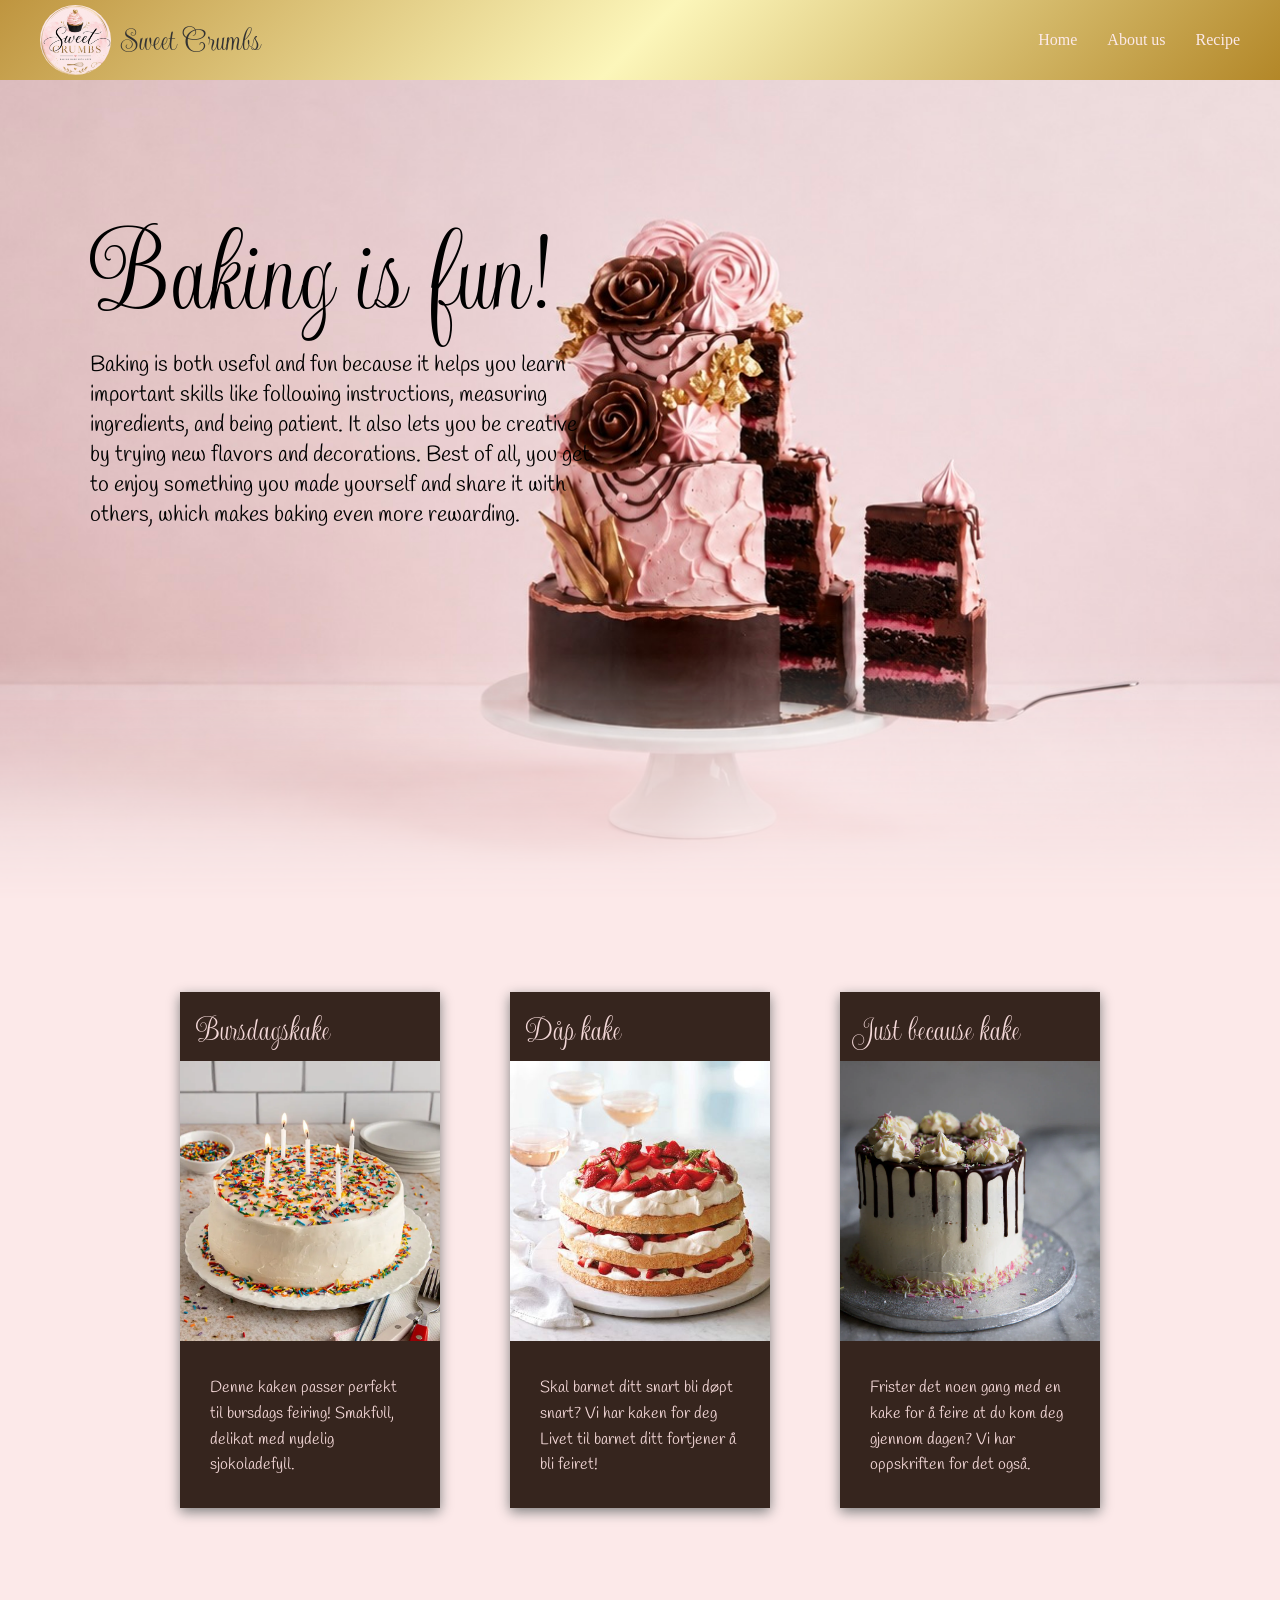
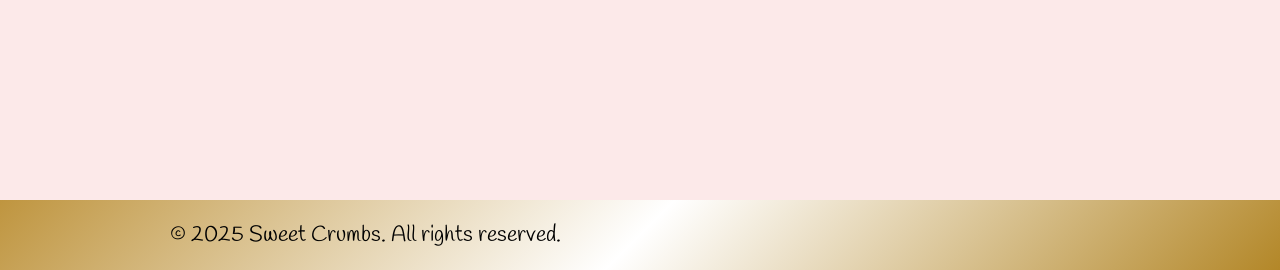
<file: index.html>
<!DOCTYPE html>
<html lang="en">

<head>
    <meta charset="UTF-8">
    <meta name="viewport" content="width=device-width, initial-scale=1.0">
    <title>prosjekt</title>
    <link rel="stylesheet" href="style.css">
    <link rel="preconnect" href="https://fonts.googleapis.com">
    <link rel="preconnect" href="https://fonts.gstatic.com" crossorigin>
    <link href="https://fonts.googleapis.com/css2?family=Updock&display=swap" rel="stylesheet">
    <link rel="preconnect" href="https://fonts.googleapis.com">
    <link rel="preconnect" href="https://fonts.gstatic.com" crossorigin>
    <link href="https://fonts.googleapis.com/css2?family=Handlee&display=swap" rel="stylesheet">

</head>

<body>
    <header class="header" id="main-header">
  <div class="logo-group">
    <img src="bilder/logo.jpg" alt="Logo" class="logo">
    <span class="logo-text">Sweet Crumbs</span>
  </div>
  <nav id="main-nav">
    <a href="#">Home</a>
    <a href="aboutus.html">About us</a>
    <a href="oppskrifter.html">Recipe</a>
  </nav>
</header>


<div class="hamburger-wrapper" id="hamburger-wrapper">
  <button class="hamburger-btn" id="hamburger-btn" aria-label="Open menu">
    <span></span><span></span><span></span>
  </button>
  <div class="hamburger-menu" id="hamburger-menu">
    <a href="#">Home</a>
    <a href="aboutus.html">About us</a>
    <a href="#">Recipe</a>
  </div>
</div>

    <section class="hero">
        <h1>Baking is fun!</h1>
        <p>Baking is both useful and fun because it helps you learn important skills like following instructions,
            measuring ingredients, and being patient. It also lets you be creative by trying new flavors and
            decorations. Best of all, you get to enjoy something you made yourself and share it with others, which makes
            baking even more rewarding.</p>
    </section>


    <section class="to">
  <div class="cake">
    <a href="cake1.html" class="kort-lenke">
  <div class="kort">
    <h2>Bursdagskake</h2>
    <img src="bilder/cake1.webp" alt="Cake 1">
    <p>Denne kaken passer perfekt til bursdags feiring! Smakfull, delikat med nydelig sjokoladefyll.</p>
  </div>
</a>

<a href="cake2.html" class="kort-lenke">
  <div class="kort">
    <h2>Dåp kake</h2>
    <img src="bilder/cake2.jpg" alt="Cake 2">
    <p>Skal barnet ditt snart bli døpt snart? Vi har kaken for deg Livet til barnet ditt fortjener å bli feiret!</p>
  </div>
</a>

<a href="cake3.html" class="kort-lenke">
  <div class="kort">
    <h2>Just because kake</h2>
    <img src="bilder/cake4.webp" alt="Cake 3">
    <p>Frister det noen gang med en kake for å feire at du kom deg gjennom dagen? Vi har oppskriften for det også.</p>
  </div>
</a>
  </div>
</section>

<footer class="footer">
  <p>© 2025 Sweet Crumbs. All rights reserved.</p>
</footer>

<script>
  const header = document.getElementById('main-header');
  const hamburgerWrapper = document.getElementById('hamburger-wrapper');
  const hamburgerBtn = document.getElementById('hamburger-btn');
  const hamburgerMenu = document.getElementById('hamburger-menu');

  window.addEventListener('scroll', () => {
    const headerBottom = header.getBoundingClientRect().bottom;
    if (headerBottom < 0) {
      hamburgerWrapper.classList.add('visible');
    } else {
      hamburgerWrapper.classList.remove('visible');
      hamburgerBtn.classList.remove('open');
      hamburgerMenu.classList.remove('open');
    }
  });

  hamburgerBtn.addEventListener('click', () => {
    hamburgerBtn.classList.toggle('open');
    hamburgerMenu.classList.toggle('open');
  });

  hamburgerMenu.querySelectorAll('a').forEach(link => {
    link.addEventListener('click', () => {
      hamburgerBtn.classList.remove('open');
      hamburgerMenu.classList.remove('open');
    });
  });
</script>
</body>

</html>
</file>
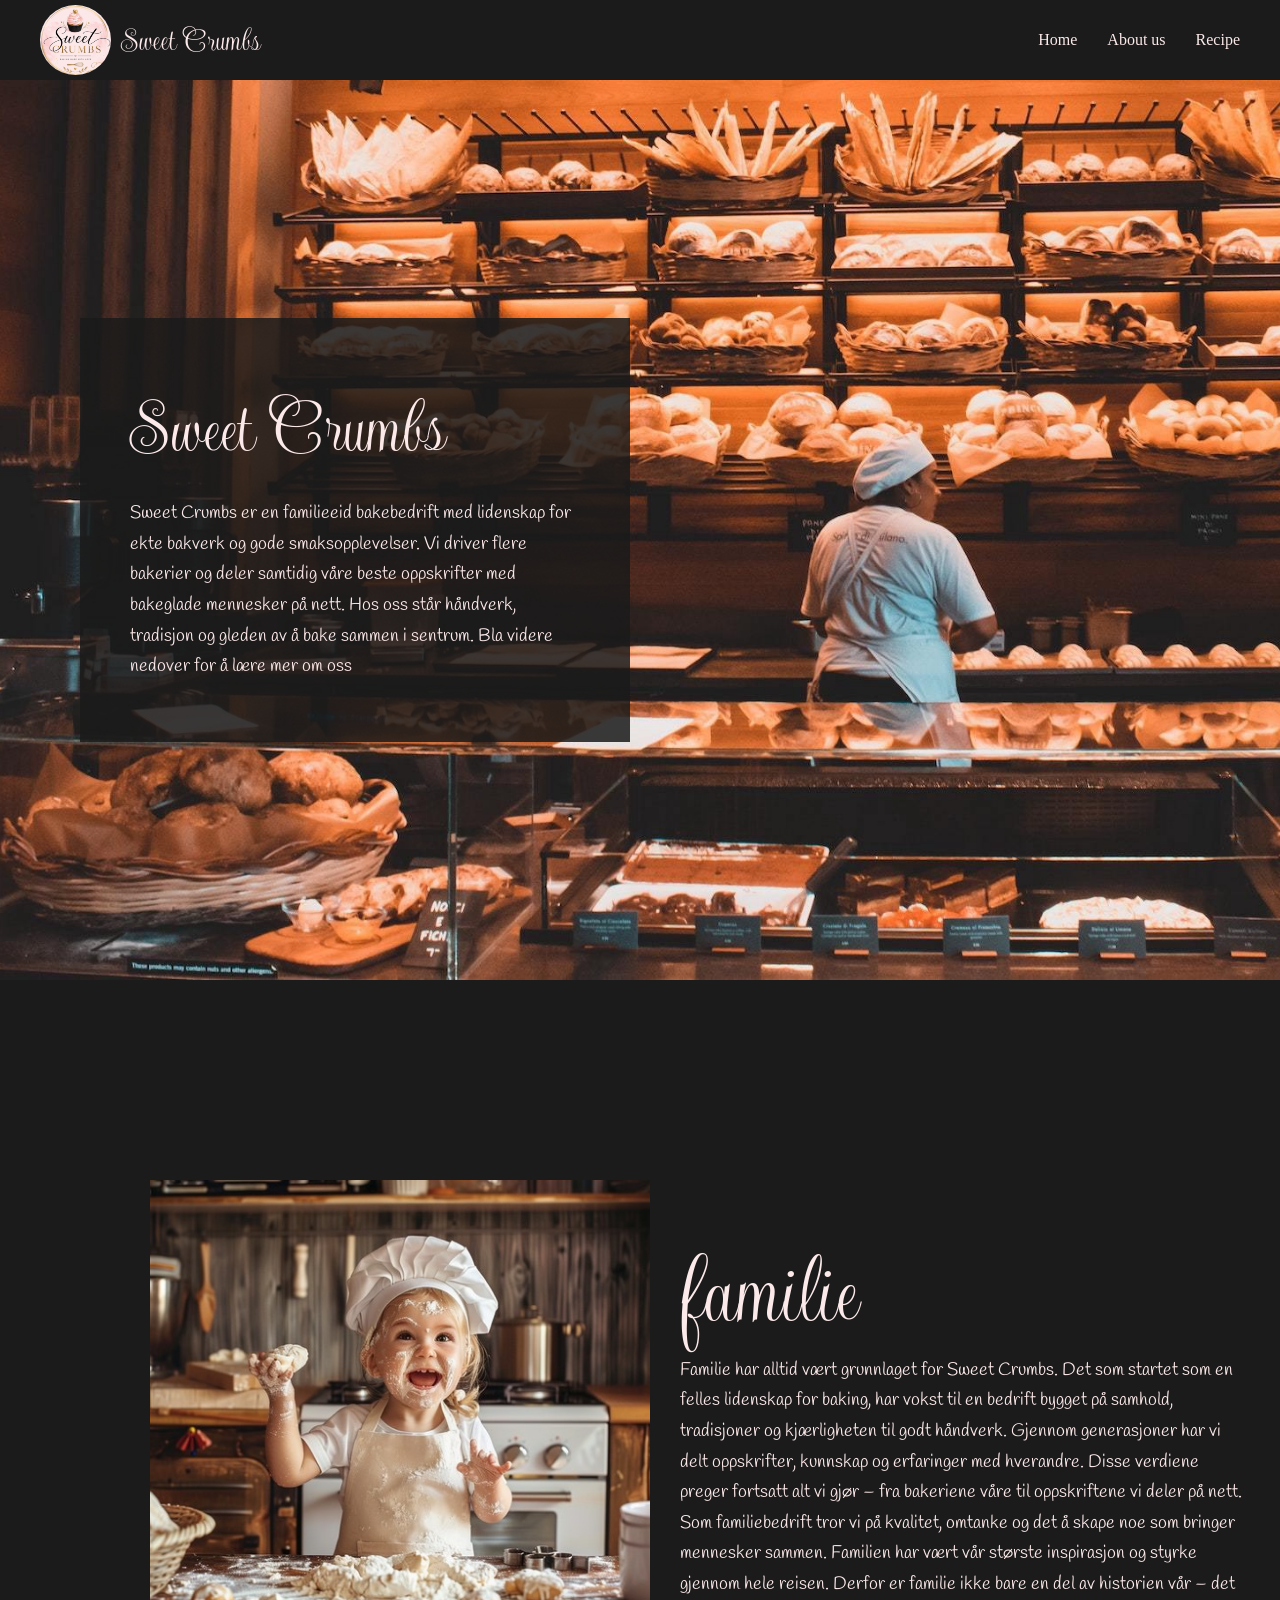
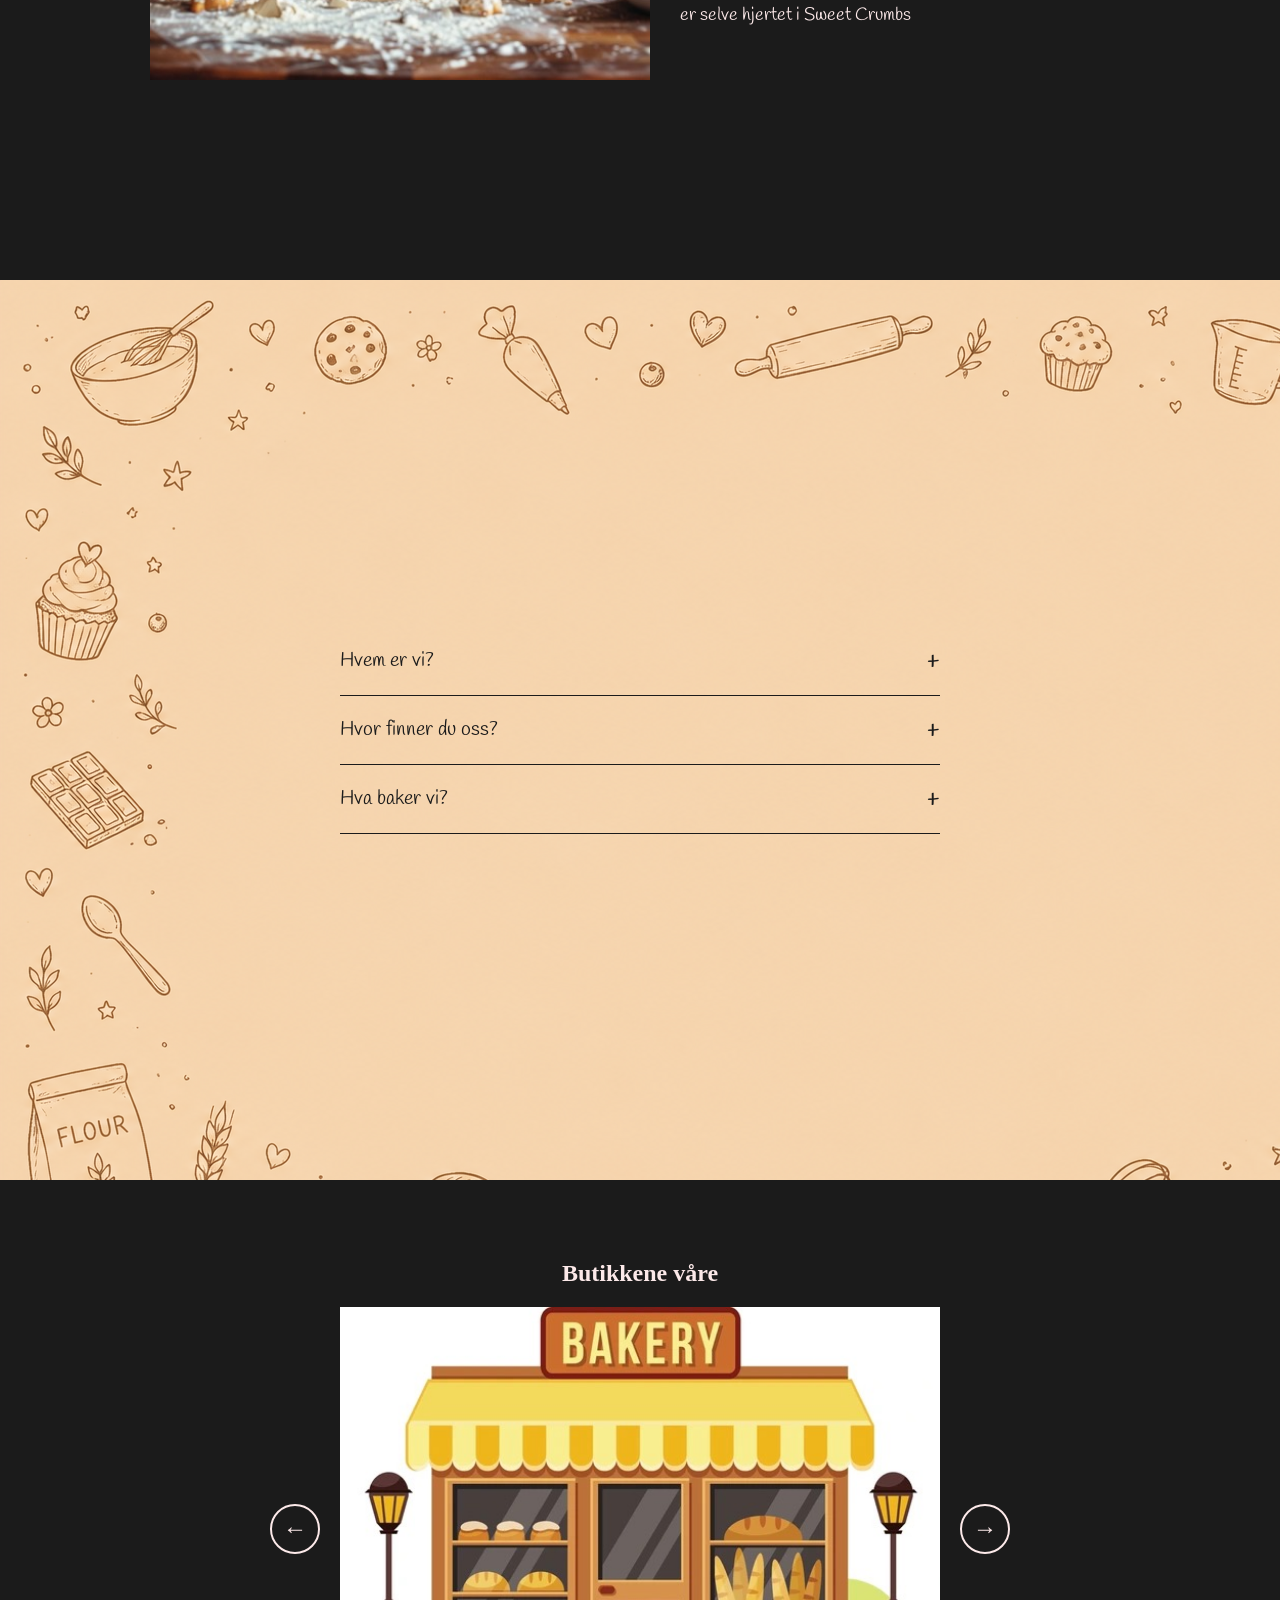
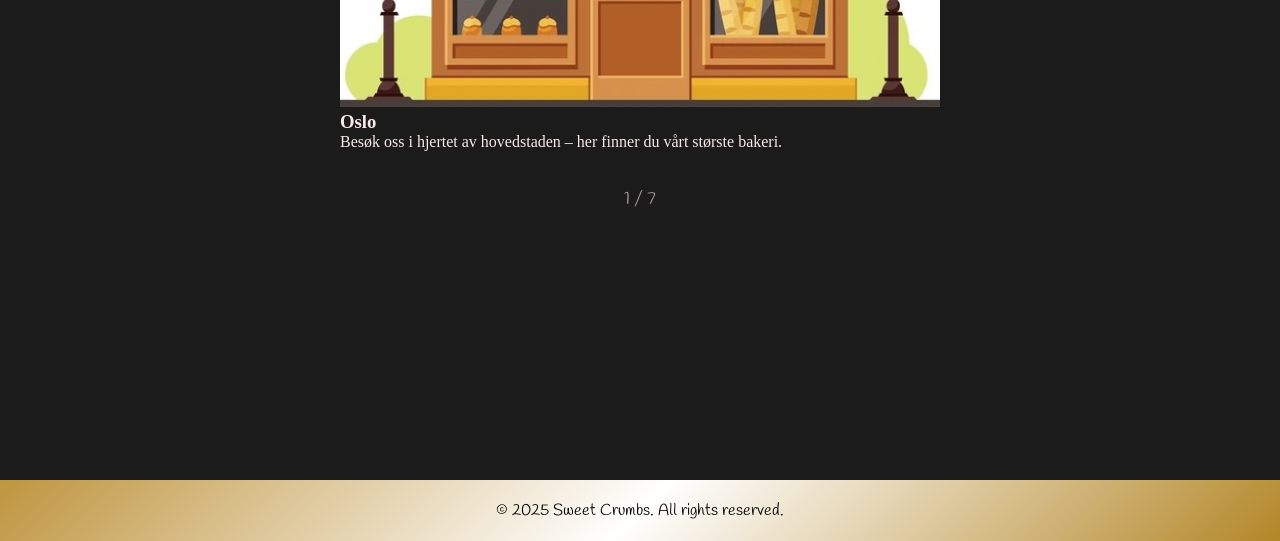
<file: aboutus.html>
<!DOCTYPE html>
<html lang="en">

<head>
    <meta charset="UTF-8">
    <meta name="viewport" content="width=device-width, initial-scale=1.0">
    <link rel="stylesheet" href="aboutus.css">
    <title>About us</title>
    <link rel="preconnect" href="https://fonts.googleapis.com">
    <link rel="preconnect" href="https://fonts.gstatic.com" crossorigin>
    <link href="https://fonts.googleapis.com/css2?family=Updock&display=swap" rel="stylesheet">
    <link rel="preconnect" href="https://fonts.googleapis.com">
    <link rel="preconnect" href="https://fonts.gstatic.com" crossorigin>
    <link href="https://fonts.googleapis.com/css2?family=Handlee&display=swap" rel="stylesheet">
</head>

<body>
    <header class="header">
        <div class="logo-group">
            <img src="bilder/logo.jpg" alt="Logo" class="logo">
            <span class="logo-text">Sweet Crumbs</span>
        </div>
        <nav>
            <a href="index.html">Home</a>
            <a href="aboutus.html">About us</a>
            <a href="oppskrifter.html">Recipe</a>
        </nav>
    </header>

    <section class="hero">
        <div class="hero-tekst">
            <h1>Sweet Crumbs</h1>
            <p>Sweet Crumbs er en familieeid bakebedrift med lidenskap for ekte bakverk og gode smaksopplevelser. Vi
                driver
                flere bakerier og deler samtidig våre beste oppskrifter med bakeglade mennesker på nett. Hos oss står
                håndverk, tradisjon og gleden av å bake sammen i sentrum. Bla videre nedover for å lære mer om oss</p>
        </div>
    </section>

    <section class="forste">
        <img class="forstimg" src="bilder/familie.jpg" alt="">
        <div class="tekstfo">
            <h1 class="fohe">familie</h1>
            <p class="fote">Familie har alltid vært grunnlaget for Sweet Crumbs. Det som startet som en felles lidenskap
                for baking,
                har vokst til en bedrift bygget på samhold, tradisjoner og kjærligheten til godt håndverk.
                Gjennom generasjoner har vi delt oppskrifter, kunnskap og erfaringer med hverandre. Disse verdiene
                preger fortsatt alt vi gjør – fra bakeriene våre til oppskriftene vi deler på nett. Som familiebedrift
                tror vi på kvalitet, omtanke og det å skape noe som bringer mennesker sammen.
                Familien har vært vår største inspirasjon og styrke gjennom hele reisen. Derfor er familie ikke bare en
                del av historien vår – det er selve hjertet i Sweet Crumbs</p>
        </div>
    </section>

    <section class="andre">
        <div class="accordion">
            <div class="accordion-item">
                <button class="accordion-btn">
                    Hvem er vi? <span class="ikon">+</span>
                </button>
                <div class="accordion-innhold">
                    <p>Sweet Crumbs er en familieeid bakebedrift som brenner for å skape gode smaksopplevelser gjennom
                        kvalitetsbakverk og inspirerende oppskrifter. Med flere bakerier og en aktiv tilstedeværelse på
                        nett ønsker vi å gjøre baking tilgjengelig og gøy for alle.
                        Vi kombinerer tradisjonelle bakeverdier med nye ideer og legger stor vekt på kvalitet, håndverk
                        og gode råvarer. Enten du besøker et av våre bakerier eller prøver en av oppskriftene våre
                        hjemme, er målet vårt det samme – å spre bakeglede og bringe mennesker sammen gjennom noe godt.
                    </p>
                </div>
            </div>

            <div class="accordion-item">
                <button class="accordion-btn">
                    Hvor finner du oss? <span class="ikon">+</span>
                </button>
                <div class="accordion-innhold">
                    <p>Sweet Crumbs er tilgjengelig både fysisk og digitalt. Vi har bakerier flere steder i Norge, hvor
                        vi hver dag tilbyr ferske bakverk laget med omtanke og kvalitetsråvarer. For deg som elsker å
                        bake hjemme, deler vi også et bredt utvalg av oppskrifter på nett. Enten du besøker et av våre
                        bakerier eller følger oppskriftene våre hjemme på kjøkkenet, er vi alltid bare noen få klikk
                        eller et kort besøk unna.</p>
                </div>
            </div>

            <div class="accordion-item">
                <button class="accordion-btn">
                    Hva baker vi? <span class="ikon">+</span>
                </button>
                <div class="accordion-innhold">
                    <p>Vi baker alt fra bursdagskaker og dåpskaker til smakfulle hverdagskaker og små søte fristelser
                        som passer til enhver anledning. Utvalget vårt er variert, og vi legger stor vekt på å tilby noe
                        for både store feiringer og de små øyeblikkene i hverdagen.
                        Hos oss handler baking om mer enn bare smak – det handler om glede, tradisjon og å skape noe som
                        kan deles med andre. Derfor lager vi kaker som både ser gode ut og smaker enda bedre, alltid med
                        fokus på kvalitet og gode råvarer. Uansett anledning finner du noe hos oss som passer perfekt
                        til bordet ditt.</p>
                </div>
            </div>
        </div>
    </section>

    <section class="tredje">
        <h1>Butikkene våre</h1>
        <div class="karusell">
            <button class="pil venstre" id="forrige">←</button>

            <div class="karusell-vindu">
                <div class="karusell-spor">

                    <div class="karusell-kort">
                        <img src="bilder/butikkene/b1.jpg" alt="Oslo">
                        <div class="karusell-tekst">
                            <h3>Oslo</h3>
                            <p>Besøk oss i hjertet av hovedstaden – her finner du vårt største bakeri.</p>
                        </div>
                    </div>

                    <div class="karusell-kort">
                        <img src="bilder/butikkene/b2.jpg" alt="Stavanger">
                        <div class="karusell-tekst">
                            <h3>Stavanger</h3>
                            <p>Midt i oljebyen finner du oss med nybakte varer hver morgen.</p>
                        </div>
                    </div>

                    <div class="karusell-kort">
                        <img src="bilder/butikkene/b3.jpg" alt="Bergen">
                        <div class="karusell-tekst">
                            <h3>Bergen</h3>
                            <p>Mellom fjordene og Bryggen – kom innom for en kopp kaffe og noe søtt.</p>
                        </div>
                    </div>

                    <div class="karusell-kort">
                        <img src="bilder/butikkene/b4.jpg" alt="Trondheim">
                        <div class="karusell-tekst">
                            <h3>Trondheim</h3>
                            <p>Studentbyen med smak – vi holder til nær Nidarosdomen.</p>
                        </div>
                    </div>

                    <div class="karusell-kort">
                        <img src="bilder/butikkene/b5.jpg" alt="Tromsø">
                        <div class="karusell-tekst">
                            <h3>Tromsø</h3>
                            <p>Langt mot nord, men alltid varmt hos oss – friske kaker hver dag.</p>
                        </div>
                    </div>

                    <div class="karusell-kort">
                        <img src="bilder/butikkene/b6.jpg" alt="Kristiansand">
                        <div class="karusell-tekst">
                            <h3>Kristiansand</h3>
                            <p>Sørlandets perle – nyt et stykke kake med utsikt mot sjøen.</p>
                        </div>
                    </div>

                    <div class="karusell-kort">
                        <img src="bilder/butikkene/b7.jpg" alt="Drammen">
                        <div class="karusell-tekst">
                            <h3>Drammen</h3>
                            <p>Vår nyeste lokasjon – stikk innom og opplev Sweet Crumbs i Drammen.</p>
                        </div>
                    </div>

                </div>
            </div>

            <button class="pil høyre" id="neste">→</button>
        </div>

        <div class="karusell-teller">
            <span id="nåværende-tall">1</span> / <span id="total-tall">7</span>
        </div>
    </section>

    <footer class="footer">
  <p>© 2025 Sweet Crumbs. All rights reserved.</p>
</footer>


    <script>
        document.querySelectorAll('.accordion-btn').forEach(btn => {
            btn.addEventListener('click', () => {
                const innhold = btn.nextElementSibling;
                const erApen = btn.classList.contains('aktiv');

                document.querySelectorAll('.accordion-btn').forEach(b => {
                    b.classList.remove('aktiv');
                    b.nextElementSibling.style.maxHeight = null;
                });

                if (!erApen) {
                    btn.classList.add('aktiv');
                    innhold.style.maxHeight = innhold.scrollHeight + 'px';
                }
            });
        });

        const spor = document.querySelector('.karusell-spor');
        const antallBilder = document.querySelectorAll('.karusell-kort').length;
        const nåværendeTall = document.getElementById('nåværende-tall');
        let nåværende = 0;

        function gåTil(index) {
            nåværende = index;
            spor.style.transform = `translateX(-${nåværende * 600}px)`;
            nåværendeTall.textContent = nåværende + 1;
        }

        document.getElementById('neste').addEventListener('click', () => {
            const ny = (nåværende + 1) % antallBilder;
            gåTil(ny);
        });

        document.getElementById('forrige').addEventListener('click', () => {
            const ny = (nåværende - 1 + antallBilder) % antallBilder;
            gåTil(ny);
        });
    </script>
</body>

</html>
</file>
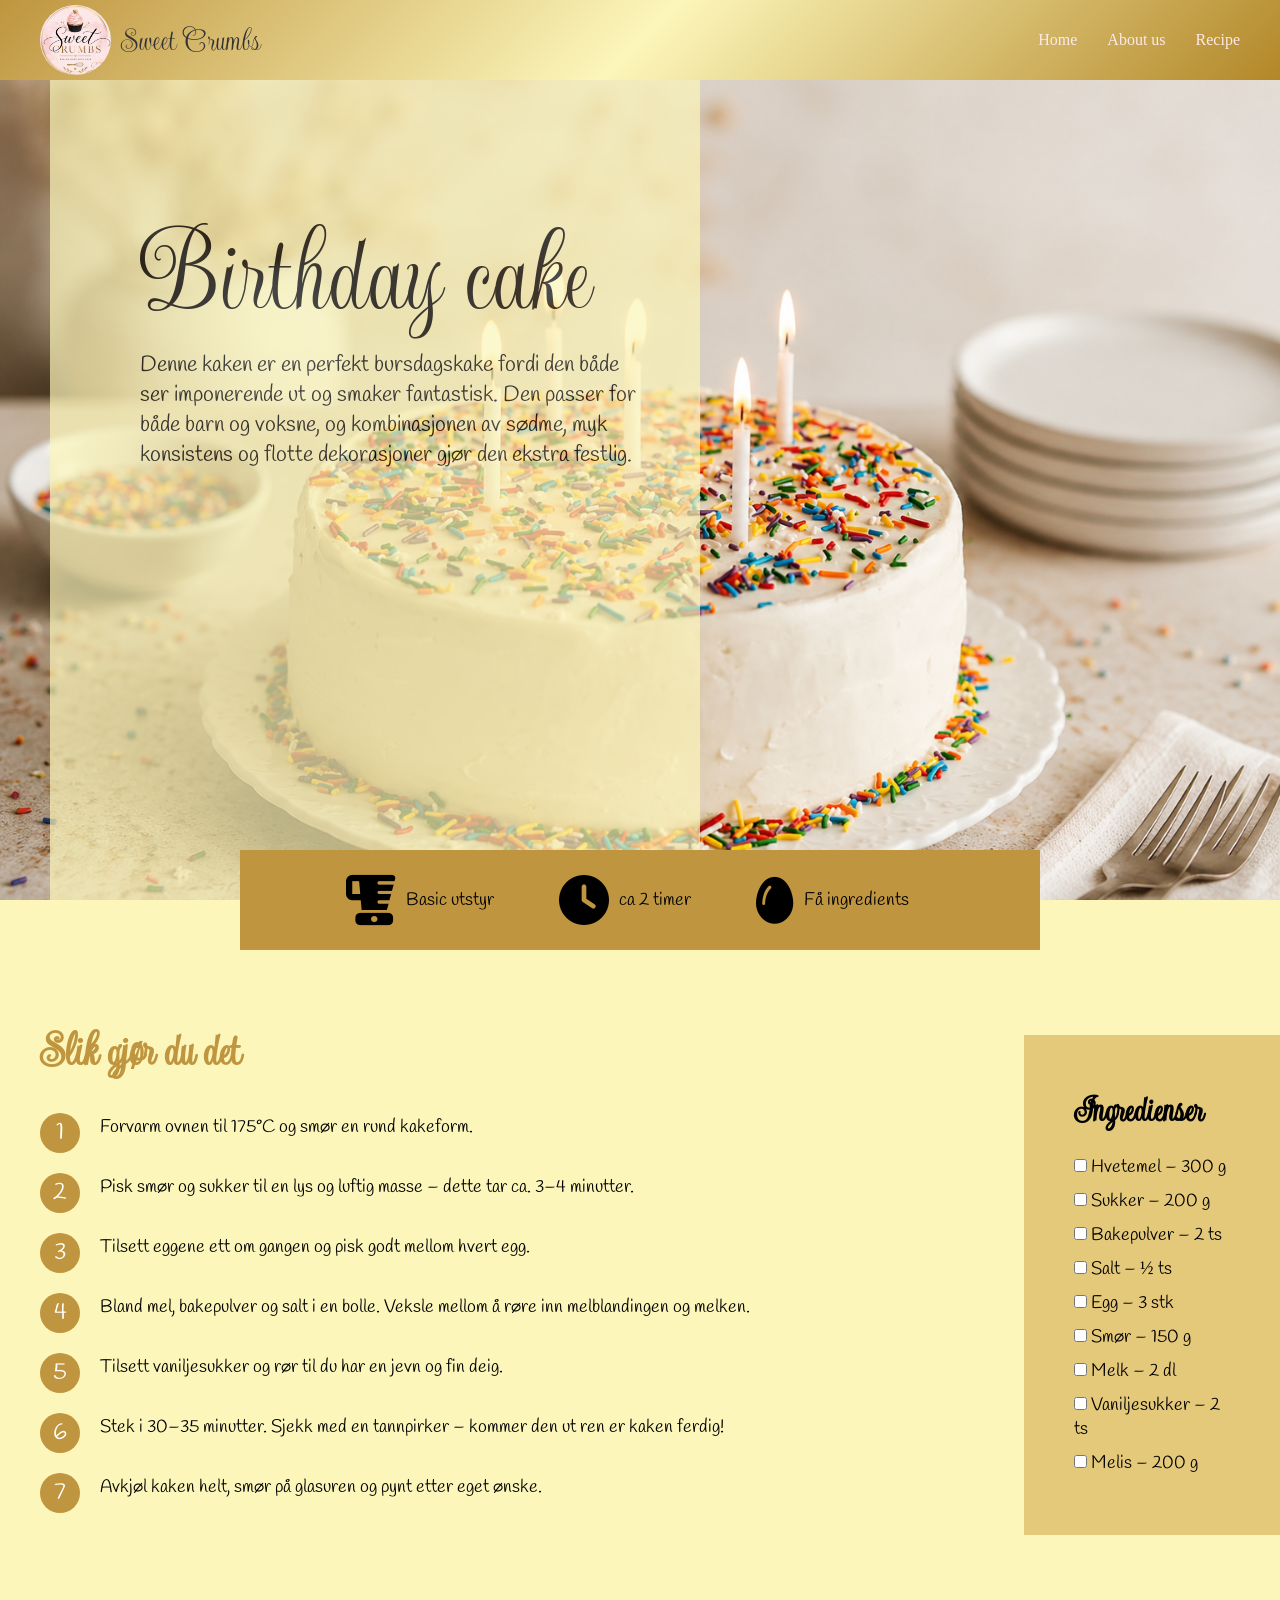
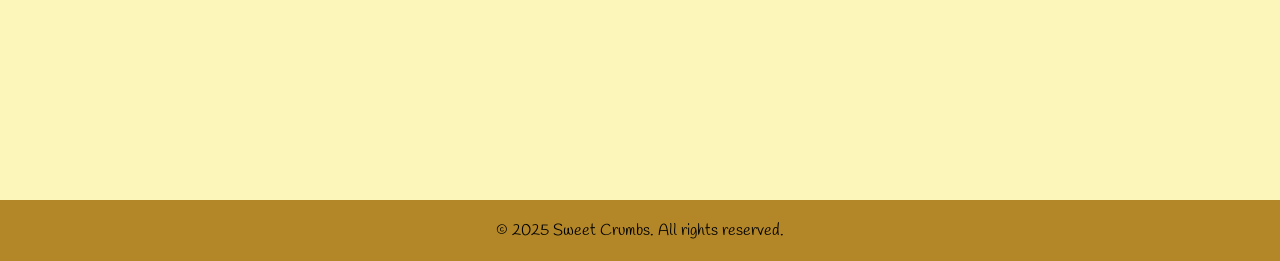
<file: cake1.html>
<!DOCTYPE html>
<html lang="en">
<head>
<meta charset="UTF-8">
<meta name="viewport" content="width=device-width, initial-scale=1.0">
<title>Document</title>
<link rel="stylesheet" href="en.css">
<link rel="preconnect" href="https://fonts.googleapis.com">
<link rel="preconnect" href="https://fonts.gstatic.com" crossorigin>
<link href="https://fonts.googleapis.com/css2?family=Updock&display=swap" rel="stylesheet">
<link rel="preconnect" href="https://fonts.googleapis.com">
<link rel="preconnect" href="https://fonts.gstatic.com" crossorigin>
<link href="https://fonts.googleapis.com/css2?family=Handlee&display=swap" rel="stylesheet">
<link rel="stylesheet" href="https://cdnjs.cloudflare.com/ajax/libs/font-awesome/6.5.0/css/all.min.css">
</head>
<body>
<header class="header">
  <div class="logo-group">
    <img src="bilder/logo.jpg" alt="Logo" class="logo">
    <span class="logo-text">Sweet Crumbs</span>
  </div>
  <nav>
    <a href="index.html">Home</a>
    <a href="aboutus.html">About us</a>
    <a href="oppskrifter.html">Recipe</a>
  </nav>
</header>

<section class="hero">
  <div class="boks-hero">
    <h1>Birthday cake</h1>
    <p class="hero-tekst">Denne kaken er en perfekt bursdagskake fordi den både ser imponerende ut og smaker fantastisk. Den passer for både barn og voksne, og kombinasjonen av sødme, myk konsistens og flotte dekorasjoner gjør den ekstra festlig.</p>
  </div>
</section>

<section class="forste">
  <div class="boks2">
    <div class="info-gruppe">
      <i class="fa-solid fa-blender"></i>
      <p class="info">Basic utstyr</p>
    </div>
    <div class="info-gruppe">
      <i class="fa-solid fa-clock"></i>
      <p class="info">ca 2 timer</p>
    </div>
    <div class="info-gruppe">
      <i class="fa-solid fa-egg"></i>
      <p class="info">Få ingredients</p>
    </div>
  </div>

  <div class="fremgangsmate">
    <h2>Slik gjør du det</h2>
    <div class="steg">
      <div class="steg-nummer">1</div>
      <p class="steg-tekst">Forvarm ovnen til 175°C og smør en rund kakeform.</p>
    </div>
    <div class="steg">
      <div class="steg-nummer">2</div>
      <p class="steg-tekst">Pisk smør og sukker til en lys og luftig masse – dette tar ca. 3–4 minutter.</p>
    </div>
    <div class="steg">
      <div class="steg-nummer">3</div>
      <p class="steg-tekst">Tilsett eggene ett om gangen og pisk godt mellom hvert egg.</p>
    </div>
    <div class="steg">
      <div class="steg-nummer">4</div>
      <p class="steg-tekst">Bland mel, bakepulver og salt i en bolle. Veksle mellom å røre inn melblandingen og melken.</p>
    </div>
    <div class="steg">
      <div class="steg-nummer">5</div>
      <p class="steg-tekst">Tilsett vaniljesukker og rør til du har en jevn og fin deig.</p>
    </div>
    <div class="steg">
      <div class="steg-nummer">6</div>
      <p class="steg-tekst">Stek i 30–35 minutter. Sjekk med en tannpirker – kommer den ut ren er kaken ferdig!</p>
    </div>
    <div class="steg">
      <div class="steg-nummer">7</div>
      <p class="steg-tekst">Avkjøl kaken helt, smør på glasuren og pynt etter eget ønske.</p>
    </div>
  </div>

  <div class="sjekkliste-boks">
    <h2>Ingredienser</h2>
    <label><input type="checkbox"> Hvetemel – 300 g</label>
    <label><input type="checkbox"> Sukker – 200 g</label>
    <label><input type="checkbox"> Bakepulver – 2 ts</label>
    <label><input type="checkbox"> Salt – ½ ts</label>
    <label><input type="checkbox"> Egg – 3 stk</label>
    <label><input type="checkbox"> Smør – 150 g</label>
    <label><input type="checkbox"> Melk – 2 dl</label>
    <label><input type="checkbox"> Vaniljesukker – 2 ts</label>
    <label><input type="checkbox"> Melis – 200 g</label>
  </div>
</section>

<footer class="footer">
  <p>© 2025 Sweet Crumbs. All rights reserved.</p>
</footer>

</body>
</html>
</file>
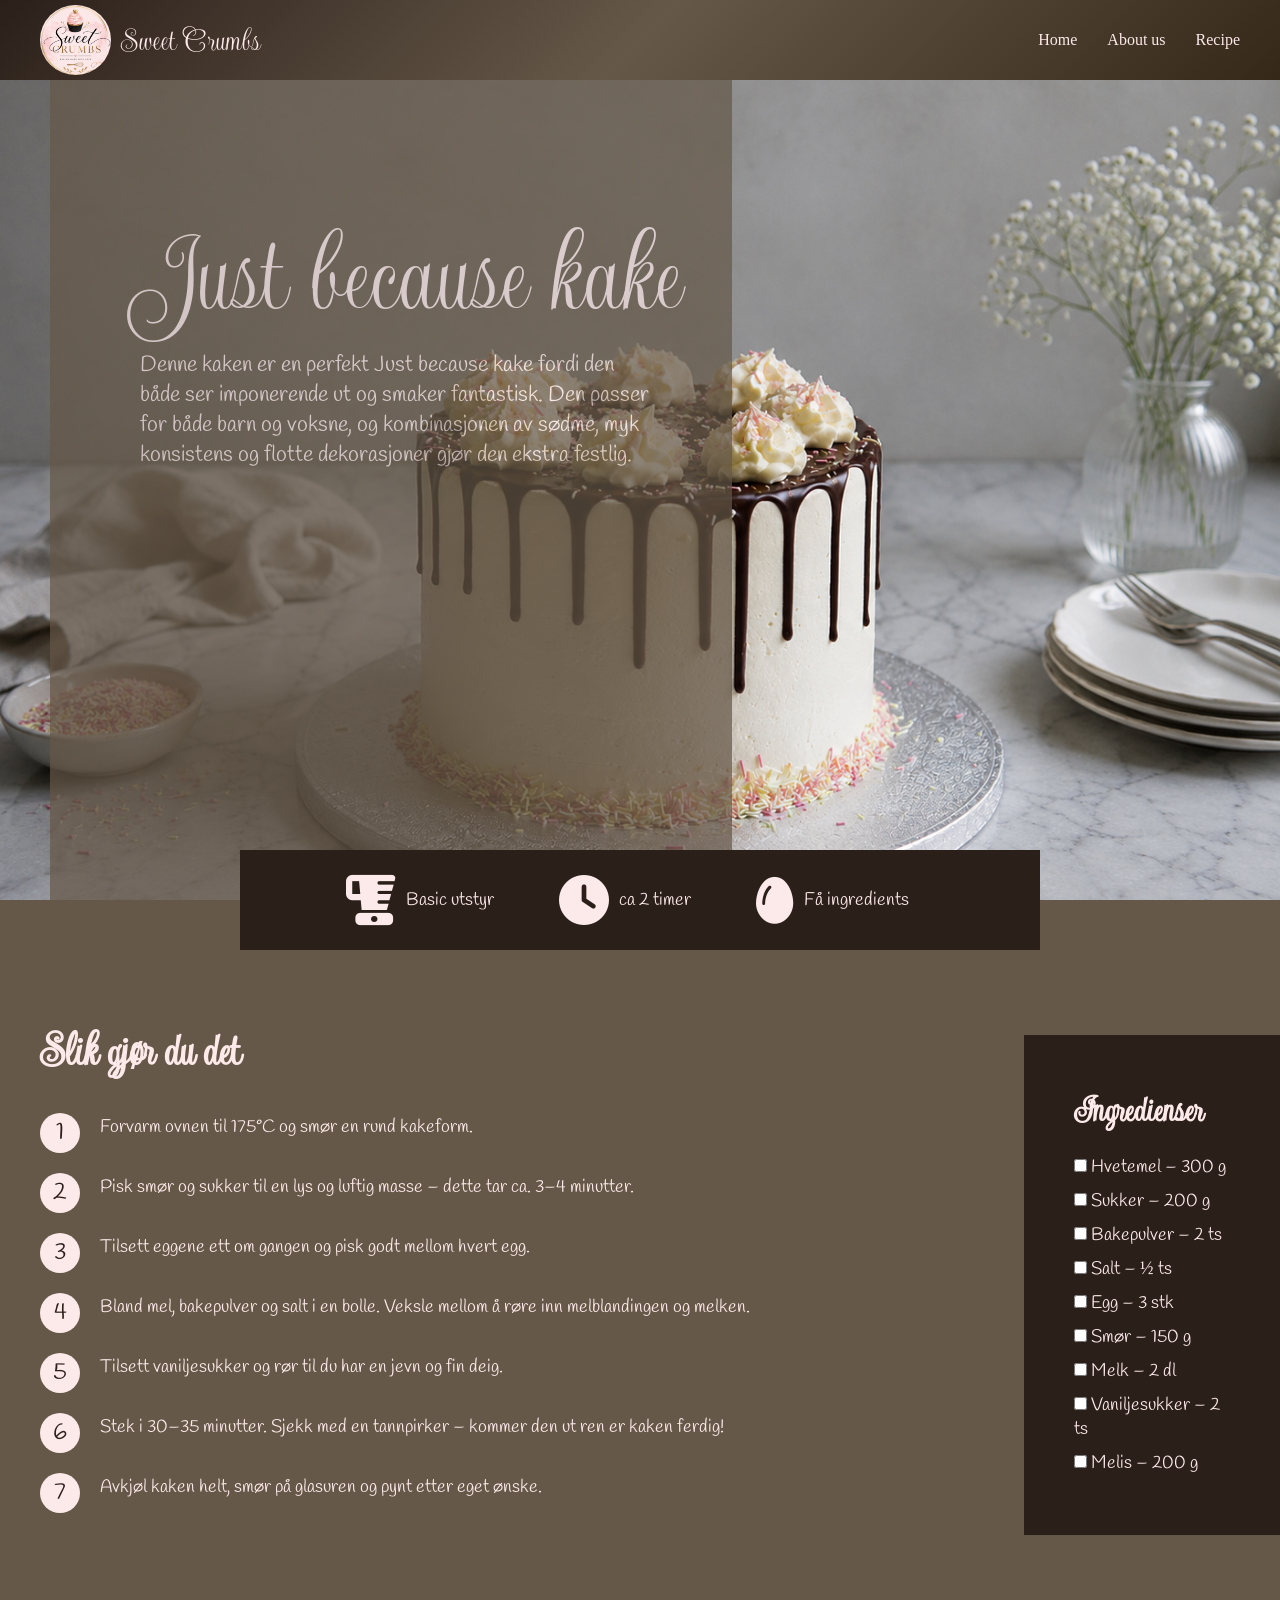
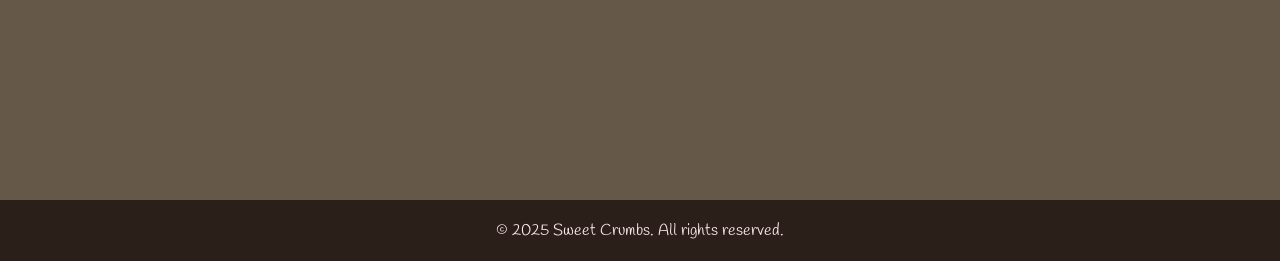
<file: cake3.html>
<!DOCTYPE html>
<html lang="en">

<head>
  <meta charset="UTF-8">
  <meta name="viewport" content="width=device-width, initial-scale=1.0">
  <title>Document</title>
  <link rel="stylesheet" href="cake3.css">
  <link rel="preconnect" href="https://fonts.googleapis.com">
  <link rel="preconnect" href="https://fonts.gstatic.com" crossorigin>
  <link href="https://fonts.googleapis.com/css2?family=Updock&display=swap" rel="stylesheet">
  <link rel="preconnect" href="https://fonts.googleapis.com">
  <link rel="preconnect" href="https://fonts.gstatic.com" crossorigin>
  <link href="https://fonts.googleapis.com/css2?family=Handlee&display=swap" rel="stylesheet">
  <link rel="stylesheet" href="https://cdnjs.cloudflare.com/ajax/libs/font-awesome/6.5.0/css/all.min.css">
</head>

<body>
  <header class="header">
    <div class="logo-group">
      <img src="bilder/logo.jpg" alt="Logo" class="logo">
      <span class="logo-text">Sweet Crumbs</span>
    </div>
    <nav>
      <a href="index.html">Home</a>
      <a href="aboutus.html">About us</a>
      <a href="oppskrifter.html">Recipe</a>
    </nav>
  </header>

  <section class="hero">
    <div class="boks-hero">
      <h1>Just because kake</h1>
      <p class="hero-tekst">Denne kaken er en perfekt Just because kake fordi den både ser imponerende ut og smaker
        fantastisk. Den passer for både barn og voksne, og kombinasjonen av sødme, myk konsistens og flotte dekorasjoner
        gjør den ekstra festlig.</p>
    </div>
  </section>

  <section class="forste">
    <div class="boks2">
      <div class="info-gruppe">
        <i class="fa-solid fa-blender"></i>
        <p class="info">Basic utstyr</p>
      </div>
      <div class="info-gruppe">
        <i class="fa-solid fa-clock"></i>
        <p class="info">ca 2 timer</p>
      </div>
      <div class="info-gruppe">
        <i class="fa-solid fa-egg"></i>
        <p class="info">Få ingredients</p>
      </div>
    </div>

    <div class="fremgangsmate">
      <h2>Slik gjør du det</h2>
      <div class="steg">
        <div class="steg-nummer">1</div>
        <p class="steg-tekst">Forvarm ovnen til 175°C og smør en rund kakeform.</p>
      </div>
      <div class="steg">
        <div class="steg-nummer">2</div>
        <p class="steg-tekst">Pisk smør og sukker til en lys og luftig masse – dette tar ca. 3–4 minutter.</p>
      </div>
      <div class="steg">
        <div class="steg-nummer">3</div>
        <p class="steg-tekst">Tilsett eggene ett om gangen og pisk godt mellom hvert egg.</p>
      </div>
      <div class="steg">
        <div class="steg-nummer">4</div>
        <p class="steg-tekst">Bland mel, bakepulver og salt i en bolle. Veksle mellom å røre inn melblandingen og
          melken.</p>
      </div>
      <div class="steg">
        <div class="steg-nummer">5</div>
        <p class="steg-tekst">Tilsett vaniljesukker og rør til du har en jevn og fin deig.</p>
      </div>
      <div class="steg">
        <div class="steg-nummer">6</div>
        <p class="steg-tekst">Stek i 30–35 minutter. Sjekk med en tannpirker – kommer den ut ren er kaken ferdig!</p>
      </div>
      <div class="steg">
        <div class="steg-nummer">7</div>
        <p class="steg-tekst">Avkjøl kaken helt, smør på glasuren og pynt etter eget ønske.</p>
      </div>
    </div>

    <div class="sjekkliste-boks">
      <h2>Ingredienser</h2>
      <label><input type="checkbox"> Hvetemel – 300 g</label>
      <label><input type="checkbox"> Sukker – 200 g</label>
      <label><input type="checkbox"> Bakepulver – 2 ts</label>
      <label><input type="checkbox"> Salt – ½ ts</label>
      <label><input type="checkbox"> Egg – 3 stk</label>
      <label><input type="checkbox"> Smør – 150 g</label>
      <label><input type="checkbox"> Melk – 2 dl</label>
      <label><input type="checkbox"> Vaniljesukker – 2 ts</label>
      <label><input type="checkbox"> Melis – 200 g</label>
    </div>
  </section>

  <footer class="footer">
    <p>© 2025 Sweet Crumbs. All rights reserved.</p>
  </footer>

</body>

</html>
</file>
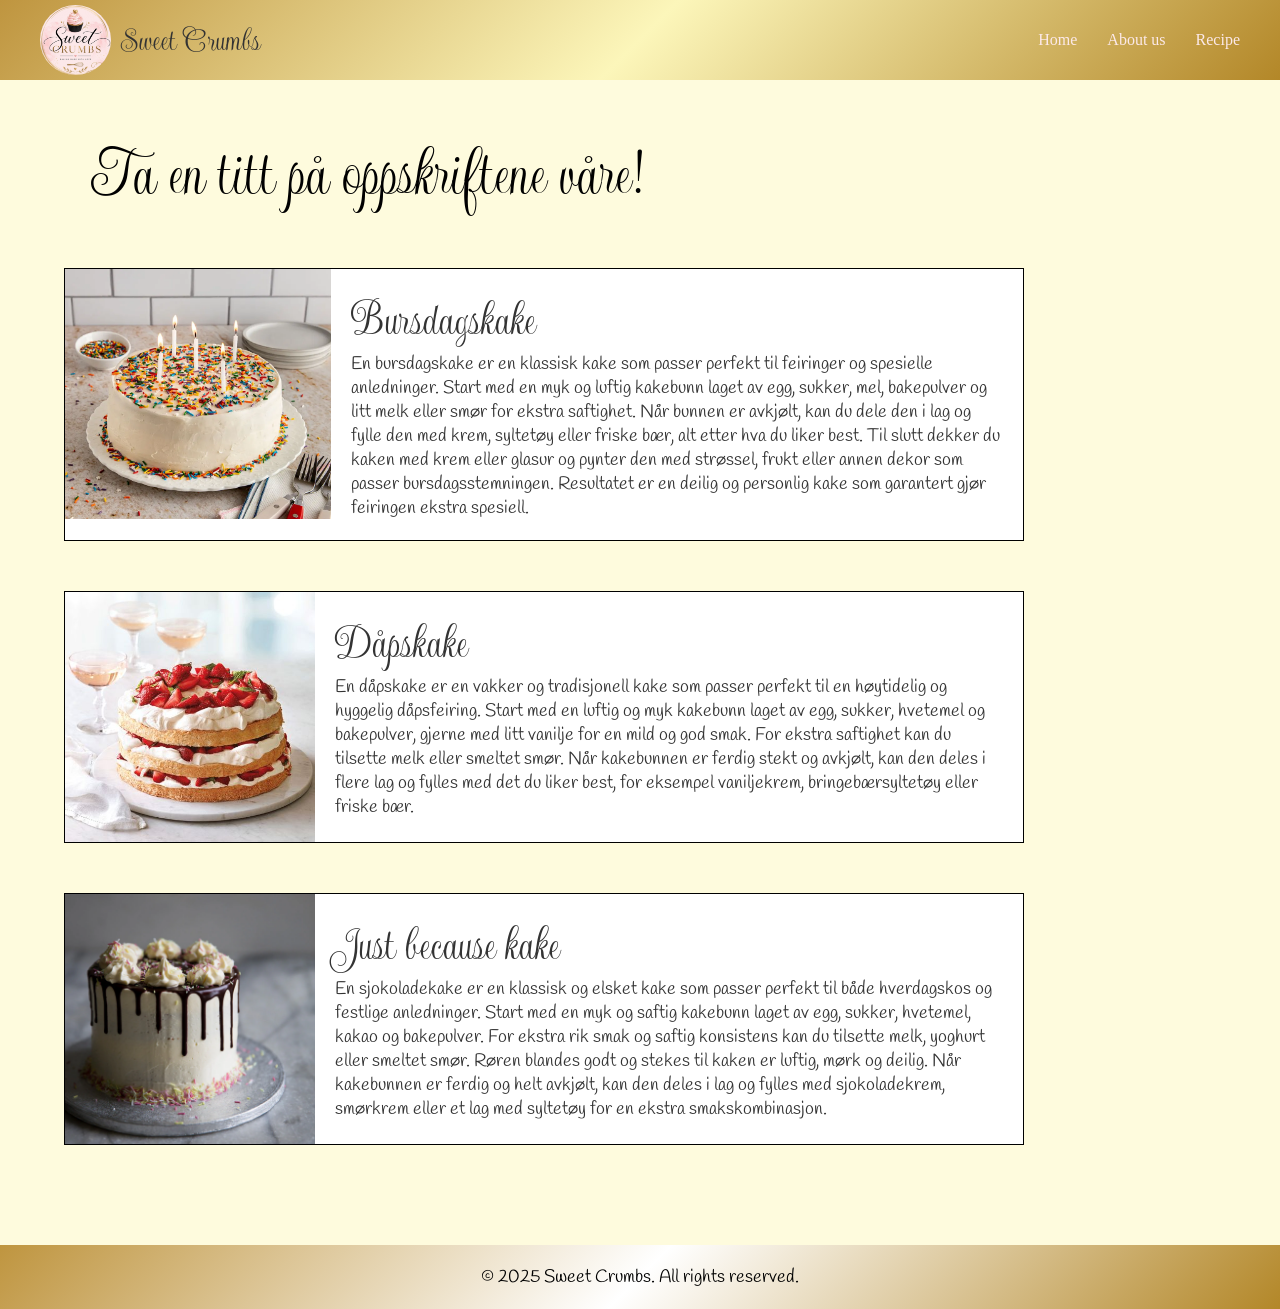
<file: oppskrifter.html>
<!DOCTYPE html>
<html lang="en">

<head>
    <meta charset="UTF-8">
    <meta name="viewport" content="width=device-width, initial-scale=1.0">
    <title>oppskrifter</title>
    <meta charset="UTF-8">
    <meta name="viewport" content="width=device-width, initial-scale=1.0">
    <title>prosjekt</title>
    <link rel="stylesheet" href="oppskrifter.css">
    <link rel="preconnect" href="https://fonts.googleapis.com">
    <link rel="preconnect" href="https://fonts.gstatic.com" crossorigin>
    <link href="https://fonts.googleapis.com/css2?family=Updock&display=swap" rel="stylesheet">
    <link rel="preconnect" href="https://fonts.googleapis.com">
    <link rel="preconnect" href="https://fonts.gstatic.com" crossorigin>
    <link href="https://fonts.googleapis.com/css2?family=Handlee&display=swap" rel="stylesheet">
</head>

<body>
    <header class="header" id="main-header">
        <div class="logo-group">
            <img src="bilder/logo.jpg" alt="Logo" class="logo">
            <span class="logo-text">Sweet Crumbs</span>
        </div>
        <nav id="main-nav">
            <a href="index.html">Home</a>
            <a href="aboutus.html">About us</a>
            <a href="oppskrifter.html">Recipe</a>
        </nav>
    </header>

    <section class="main">
        <h1 class="overskrift">Ta en titt på oppskriftene våre!</h1>
        <div class="oppskrift-en">
            <a class="link" href="cake1.html">
                <div class="boks">
                    <img class="bdag-img" src="bilder/cake1.webp" alt="">
                    <div class="tekst-bdag">
                        <h1 class="h1-boks">Bursdagskake</h1>
                        <p>En bursdagskake er en klassisk kake som passer perfekt til feiringer og spesielle
                            anledninger. Start
                            med en myk og luftig kakebunn laget av egg, sukker, mel, bakepulver og litt melk eller smør
                            for
                            ekstra saftighet. Når bunnen er avkjølt, kan du dele den i lag og fylle den med krem,
                            syltetøy eller
                            friske bær, alt etter hva du liker best. Til slutt dekker du kaken med krem eller glasur og
                            pynter
                            den med strøssel, frukt eller annen dekor som passer bursdagsstemningen. Resultatet er en
                            deilig og
                            personlig kake som garantert gjør feiringen ekstra spesiell.</p>
                    </div>
                </div>
            </a>
        </div>

        <div class="oppskrift-en">
            <a class="link" href="cake2.html">
                <div class="boks">
                    <img class="bdag-img" src="bilder/cake2.jpg" alt="">
                    <div class="tekst-bdag">
                        <h1 class="h1-boks">Dåpskake</h1>
                        <p>En dåpskake er en vakker og tradisjonell kake som passer perfekt til en høytidelig og
                            hyggelig dåpsfeiring. Start med en luftig og myk kakebunn laget av egg, sukker, hvetemel og
                            bakepulver, gjerne med litt vanilje for en mild og god smak. For ekstra saftighet kan du
                            tilsette melk eller smeltet smør. Når kakebunnen er ferdig stekt og avkjølt, kan den deles i
                            flere lag og fylles med det du liker best, for eksempel vaniljekrem, bringebærsyltetøy eller
                            friske bær.
                        </p>
                    </div>
                </div>
            </a>
        </div>

        <div class="oppskrift-en">
            <a class="link" href="cake3.html">
                <div class="boks">
                    <img class="bdag-img" src="bilder/cake4.webp" alt="">
                    <div class="tekst-bdag">
                        <h1 class="h1-boks">Just because kake</h1>
                        <p>En sjokoladekake er en klassisk og elsket kake som passer perfekt til både hverdagskos og
                            festlige anledninger. Start med en myk og saftig kakebunn laget av egg, sukker, hvetemel,
                            kakao og bakepulver. For ekstra rik smak og saftig konsistens kan du tilsette melk, yoghurt
                            eller smeltet smør. Røren blandes godt og stekes til kaken er luftig, mørk og deilig. Når
                            kakebunnen er ferdig og helt avkjølt, kan den deles i lag og fylles med sjokoladekrem,
                            smørkrem eller et lag med syltetøy for en ekstra smakskombinasjon.
                        </p>
                    </div>
                </div>
            </a>
        </div>
    </section>

    <footer class="footer">
  <p>© 2025 Sweet Crumbs. All rights reserved.</p>
</footer>
</body>

</html>
</file>
<file: style.css>
* {
    box-sizing: border-box;
    margin: 0;
    padding: 0;
}

.header {
  display: flex;
  justify-content: space-between;
  align-items: center;
  padding: 0 40px;
  height: 80px;
  background: linear-gradient(135deg, #BF953F, #FCF6BA, #B38728);
}

.hamburger-wrapper {
  position: fixed;
  top: 20px;
  right: 30px;
  z-index: 200;
  opacity: 0;
  pointer-events: none;
  transition: opacity 0.3s ease;
}

.hamburger-wrapper.visible {
  opacity: 1;
  pointer-events: all;
}

.hamburger-btn {
  background: linear-gradient(135deg, #BF953F, #B38728);
  border: none;
  border-radius: 8px;
  width: 48px;
  height: 48px;
  display: flex;
  flex-direction: column;
  justify-content: center;
  align-items: center;
  gap: 6px;
  cursor: pointer;
  box-shadow: 0 2px 10px rgba(0,0,0,0.3);
}

.hamburger-btn span {
  display: block;
  width: 24px;
  height: 2px;
  background: white;
  border-radius: 2px;
  transition: all 0.3s ease;
}

.hamburger-btn.open span:nth-child(1) {
  transform: translateY(8px) rotate(45deg);
}
.hamburger-btn.open span:nth-child(2) {
  opacity: 0;
}
.hamburger-btn.open span:nth-child(3) {
  transform: translateY(-8px) rotate(-45deg);
}

.hamburger-menu {
  display: none;
  flex-direction: column;
  background: linear-gradient(135deg, #BF953F, #FCF6BA);
  border-radius: 8px;
  margin-top: 8px;
  overflow: hidden;
  box-shadow: 0 4px 16px rgba(0,0,0,0.2);
}

.hamburger-menu.open {
  display: flex;
}

.hamburger-menu a {
  padding: 14px 24px;
  text-decoration: none;
  color: #333;
  font-family: "Handlee", cursive;
  font-size: 1rem;
  border-bottom: 1px solid rgba(0,0,0,0.08);
}

.hamburger-menu a:last-child {
  border-bottom: none;
}

.hamburger-menu a:hover {
  background-color: rgba(255,255,255,0.3);
}

.logo-group {
    display: flex;
    align-items: center;
    gap: 10px;
}

.logo-text {
    font-size: 35px;
    color: #333;
    font-family: "Updock", cursive;
    font-weight: 400;
    font-style: normal;
}

.logo {
    height: 70px;
    width: auto;
    border-radius: 50%;
}

nav {
    display: flex;
    gap: 30px;
}

nav a {
    text-decoration: none;
    color: rgb(252, 233, 233);
    font-size: 1rem;
}

nav a:hover {
    color: rgb(252, 233, 233);
    text-decoration: underline;
}

.hero {
    height: calc(100vh - 80px);
    background-image: url(bilder/hero.png);
    background-position: center;
    background-size: cover;
    mask-image: linear-gradient(to bottom, black 70%, transparent 100%);
}


h1 {
    font-size: 100px;
    font-family: "Updock", cursive;
    font-weight: 400;
    font-style: normal;
    padding-left: 90px;
    padding-top: 120px;
    font-size: 120px;
    background-position: center;
    background-repeat: no-repeat;
}

p {
    max-width: 600px;
    padding-left: 90px;
    line-height: 30px;
    font-family: "Handlee", cursive;
    font-weight: 400;
    font-style: normal;
    font-size: 22px;
}

.to {
  background-color: rgb(252, 233, 233);
  min-height: calc(100vh + 200px);
  margin-top: -200px;
  display: flex;
  justify-content: center;
  align-items: center;
}

.cake {
  display: flex;
  justify-content: center;
  gap: 70px;
}

.kort {
  background-color: rgb(54, 37, 30);
  width: 260px;
  box-shadow: 0 4px 12px gray;
}

.kort h2 {
  font-family: "Updock", cursive;
  font-size: 36px;
  font-weight: 400;
  padding: 1rem 1rem 0.5rem;
  color: #f4d8d8;
}

.kort img {
  width: 100%;
  height: 280px;
  object-fit: cover;
}

.kort p {
  padding: 30px;
  font-size: 16px;
  line-height: 1.6;
  max-width: 100%;
  color: #f4d8d8;
}

.kort-lenke {
  text-decoration: none;
  color: inherit;
}

.footer {
  background: linear-gradient(135deg, #BF953F, #ffffff, #B38728);
  text-align: center;
  padding: 20px;
  font-family: "Handlee", cursive;
  font-size: 16px;
}

@media (width < 900px) {
  .cake {
    flex-direction: column;
    margin-bottom: 100px;
    margin-top: 200px;
  }

  .kort {
    width: 400px;
  }
}
</file>
<file: aboutus.css>
* {
    box-sizing: border-box;
    margin: 0;
    padding: 0;
}

.header {
    display: flex;
    justify-content: space-between;
    align-items: center;
    padding: 0 40px;
    height: 80px;
    background-color: rgb(27, 27, 27);
}

.logo-group {
    display: flex;
    align-items: center;
    gap: 10px;
}

.logo-text {
    font-size: 35px;
    color: rgb(252, 233, 233);
    font-family: "Updock", cursive;
    font-weight: 400;
    font-style: normal;
}

.logo {
    height: 70px;
    width: auto;
    border-radius: 50%;
}

nav {
    display: flex;
    gap: 30px;
}

nav a {
    text-decoration: none;
    color: rgb(252, 233, 233);
    font-size: 1rem;
}

nav a:hover {
    color: rgb(252, 233, 233);
    text-decoration: underline;
}

.hero {
    height: 100vh;
    background-image: url(bilder/auhero.jpg);
    background-size: cover;
    background-position: center;
    display: flex;
    align-items: center;
}

.hero-tekst {
    color: rgb(252, 233, 233);
    background-color: rgba(27, 27, 27, 0.85);
    padding: 60px 50px;
    max-width: 550px;
    margin-left: 80px;
}

.hero-tekst h1 {
    font-family: "Updock", cursive;
    font-size: 80px;
    font-weight: 400;
    margin-bottom: 20px;
}

.hero-tekst p {
    font-family: "Handlee", cursive;
    font-size: 18px;
    line-height: 1.7;
    max-width: 100%;
}

.forste {
    height: 100vh;
    background-color: rgb(27, 27, 27);
    display: flex;
    justify-content: center;
    align-items: center;
}

.forstimg {
    height: 500px;
    display: flex;
    justify-content: center;
    align-self: center;
    margin-left: 150px;
}

.tekstfo {
    display: flex;
    flex-direction: column;
    justify-content: center;
    align-self: center;
    color: rgb(252, 233, 233);
    padding: 30px;
}

.fohe {
    font-family: "Updock", cursive;
    font-weight: 400;
    font-style: normal;
    font-size: 100px;
}

.fote {
    font-family: "Handlee", cursive;
    font-size: 18px;
    line-height: 1.7;
    max-width: 100%;
}

.andre {
    height: 100vh;
    background-image: url(bilder/boarder.png);
    display: flex;
    align-items: center;
}

.accordion {
    max-width: 600px;
    margin: 60px auto;
}

.accordion-item {
    border-bottom: 1px solid rgb(27, 27, 27);
}

.accordion-btn {
    width: 100%;
    background: none;
    border: none;
    color: rgb(27, 27, 27);
    font-family: "Handlee", cursive;
    font-size: 20px;
    padding: 20px 0;
    display: flex;
    justify-content: space-between;
    align-items: center;
    text-align: left;
}

.ikon {
    font-size: 28px;
    transition: transform 0.3s ease;
    line-height: 1;
}

.accordion-btn.aktiv .ikon {
    transform: rotate(45deg);
}

.accordion-innhold {
    max-height: 0;
    overflow: hidden;
    transition: max-height 0.3s ease;
}

.accordion-innhold p {
    padding: 0 0 20px 0;
    padding-left: 0;
    font-family: "Handlee", cursive;
    font-size: 17px;
    line-height: 1.7;
    color: rgba(27, 27, 27, 0.75);
}

.tredje {
    height: 100vh;
    background-color: rgb(27, 27, 27);
    padding: 80px 40px;
    display: flex;
    flex-direction: column;
    align-items: center;
    gap: 20px;
    color: rgb(252, 233, 233);
}

.karusell {
    display: flex;
    align-items: center;
    gap: 20px;
}

.karusell-vindu {
    width: 600px;
    overflow: hidden;
}

.karusell-spor {
    display: flex;
    transition: transform 0.4s ease;
}

.karusell-spor img {
    width: 600px;
    height: 400px;
    object-fit: cover;
    flex-shrink: 0;
}

.pil {
    background: none;
    border: 2px solid rgb(252, 233, 233);
    color: rgb(252, 233, 233);
    font-size: 24px;
    width: 50px;
    height: 50px;
    border-radius: 50%;
    cursor: pointer;
    transition: background 0.2s;
}

.pil:hover {
    background-color: #bf3f72;
    border-color: #bf3f70;
}

.karusell-teller {
    margin-top: 16px;
    font-family: "Handlee", cursive;
    font-size: 18px;
    color: rgba(252, 233, 233, 0.6);
}

.footer {
  background: linear-gradient(135deg, #BF953F, #ffffff, #B38728);
  text-align: center;
  padding: 20px;
  font-family: "Handlee", cursive;
  font-size: 16px;
}

@media (max-width: 1024px) {
  .hero-tekst {
    margin-left: 40px;
    max-width: 450px;
  }

  .hero-tekst h1 {
    font-size: 60px;
  }

  .forstimg {
    height: 380px;
    margin-left: 40px;
  }

  .fohe {
    font-size: 70px;
  }

  .karusell-vindu {
    width: 450px;
  }

  .karusell-spor img,
  .karusell-kort {
    width: 450px;
  }

  .tredje h1 {
    font-size: 60px;
  }
}

@media (max-width: 768px) {
  .header {
    padding: 0 20px;
    flex-wrap: wrap;
    height: auto;
    padding: 15px 20px;
    gap: 10px;
  }

  .logo-text {
    font-size: 26px;
  }

  nav {
    gap: 15px;
  }

  .hero {
    align-items: flex-end;
  }

  .hero-tekst {
    margin-left: 0;
    max-width: 100%;
    padding: 30px 20px;
  }

  .hero-tekst h1 {
    font-size: 50px;
  }

  .hero-tekst p {
    font-size: 16px;
  }

  .forste {
    flex-direction: column;
    height: auto;
    padding: 60px 20px;
    gap: 30px;
  }

  .forstimg {
    height: 280px;
    margin-left: 0;
    width: 100%;
    object-fit: cover;
  }

  .tekstfo {
    padding: 0 20px;
  }

  .fohe {
    font-size: 60px;
  }

  .fote {
    font-size: 16px;
  }

  .andre {
    height: auto;
    padding: 60px 20px;
  }

  .accordion {
    margin: 0 auto;
    width: 100%;
    max-width: 100%;
    padding: 0 10px;
  }

  .accordion-btn {
    font-size: 18px;
  }

  .tredje {
    height: auto;
    padding: 60px 20px;
  }

  .tredje h1 {
    font-size: 50px;
  }

  .karusell-vindu {
    width: 300px;
  }

  .karusell-kort {
    width: 300px;
  }

  .karusell-kort img {
    width: 300px;
    height: 220px;
  }

  .pil {
    width: 38px;
    height: 38px;
    font-size: 18px;
  }
}

@media (max-width: 480px) {
  .logo-text {
    font-size: 22px;
  }

  nav a {
    font-size: 0.85rem;
  }

  .hero-tekst h1 {
    font-size: 40px;
  }

  .fohe {
    font-size: 48px;
  }

  .karusell-vindu {
    width: 240px;
  }

  .karusell-kort {
    width: 240px;
  }

  .karusell-kort img {
    width: 240px;
    height: 180px;
  }
}
</file>
<file: en.css>
* {
  box-sizing: border-box;
  margin: 0;
  padding: 0;
}

.header {
  display: flex;
  justify-content: space-between;
  align-items: center;
  padding: 0 40px;
  height: 80px;
  background: linear-gradient(135deg, #BF953F, #FCF6BA, #B38728);
}

.logo-group {
  display: flex;
  align-items: center;
  gap: 10px;
}

.logo-text {
  font-size: 35px;
  color: #333;
  font-family: "Updock", cursive;
}

.logo {
  height: 70px;
  width: auto;
  border-radius: 50%;
}

nav {
  display: flex;
  gap: 30px;
}

nav a {
  text-decoration: none;
  color: rgb(252, 233, 233);
  font-size: 1rem;
}

nav a:hover {
  text-decoration: underline;
}

.hero {
  height: calc(100vh - 80px);
  background-image: url(bilder/ChatGPT\ Image\ 22.\ mai\ 2026\,\ 11_43_52.png);
  background-position: center;
  background-size: cover;
}

.boks-hero {
  background-color: #FCF6BA;
  height: 100%;
  width: fit-content;
  margin-left: 50px;
  padding-right: 50px;
  opacity: 70%;
}

h1 {
  font-family: "Updock", cursive;
  font-weight: 400;
  font-size: 120px;
  padding-left: 90px;
  padding-top: 120px;
}

.hero-tekst {
  font-family: "Handlee", cursive;
  font-size: 22px;
  line-height: 30px;
  padding-left: 90px;
  max-width: 600px;
}

.forste {
  background-color: #FCF6BA;
  min-height: 100vh;
  position: relative;
  display: flex;
  align-items: flex-start;
  padding-top: 80px;
}

.boks2 {
  width: 800px;
  height: 100px;
  background-color: #BF953F;
  display: flex;
  align-items: center;
  justify-content: center;
  gap: 40px;
  position: absolute;
  top: -50px;
  left: 0;
  right: 0;
  margin: 0 auto;
}

.fa-blender, .fa-clock, .fa-egg {
  font-size: 50px;
}

.info-gruppe {
  display: flex;
  align-items: center;
  gap: 5px;
}

.info {
  font-family: "Handlee", cursive;
  font-size: 18px;
  padding-left: 5px;
  padding-right: 25px;
  max-width: 100%;
  line-height: normal;
}

.fremgangsmate {
  width: 80%;
  padding: 40px;
}

.fremgangsmate h2 {
  font-family: "Updock", cursive;
  font-size: 50px;
  margin-bottom: 30px;
  color: #BF953F;
}

.steg {
  display: flex;
  align-items: flex-start;
  gap: 20px;
  margin-bottom: 20px;
}

.steg-nummer {
  min-width: 40px;
  height: 40px;
  background-color: #BF953F;
  color: white;
  font-family: "Handlee", cursive;
  font-size: 24px;
  border-radius: 50%;
  display: flex;
  align-items: center;
  justify-content: center;
}

.steg-tekst {
  font-family: "Handlee", cursive;
  font-size: 18px;
  line-height: 1.6;
  padding: 0;
  max-width: 100%;
}

.sjekkliste-boks {
  width: 20%;
  height: fit-content;
  padding: 40px;
  background-color: #E5C97A;
  margin-top: 55px;
  padding: 50px;
}

.sjekkliste-boks h2 {
  font-family: "Updock", cursive;
  font-size: 40px;
  margin-bottom: 20px;
}

.sjekkliste-boks label {
  display: block;
  font-family: "Handlee", cursive;
  font-size: 18px;
  margin-bottom: 10px;
  cursor: pointer;
  max-width: 100%;
  padding-left: 0;
}

.footer {
  background-color: #B38728;
  text-align: center;
  padding: 20px;
  font-family: "Handlee", cursive;
  font-size: 16px;
}

.footer p {
  padding: 0;
  max-width: 100%;
  line-height: normal;
}

@media (max-width: 1024px) {
  h1 {
    font-size: 80px;
    padding-left: 40px;
    padding-top: 80px;
  }

  .hero-tekst {
    font-size: 18px;
    padding-left: 40px;
    max-width: 450px;
  }

  .boks-hero {
    margin-left: 20px;
    padding-right: 30px;
  }

  .boks2 {
    width: 90%;
  }

  .fremgangsmate {
    width: 65%;
  }

  .sjekkliste-boks {
    width: 35%;
  }
}

@media (max-width: 768px) {
  .header {
    padding: 0 20px;
    height: auto;
    flex-wrap: wrap;
    gap: 10px;
    padding: 15px 20px;
  }

  .logo-text {
    font-size: 26px;
  }

  nav {
    gap: 15px;
  }

  .hero {
    height: auto;
    min-height: 60vh;
    padding-bottom: 40px;
  }

  .boks-hero {
    width: 100%;
    margin-left: 0;
    padding: 30px 20px;
  }

  h1 {
    font-size: 60px;
    padding-left: 20px;
    padding-top: 40px;
  }

  .hero-tekst {
    font-size: 16px;
    padding-left: 20px;
    max-width: 100%;
  }

  .forste {
    flex-direction: column;
    padding-top: 100px;
    align-items: center;
  }

  .boks2 {
    width: 95%;
    height: auto;
    flex-wrap: wrap;
    padding: 20px;
    gap: 20px;
    top: -40px;
  }

  .fremgangsmate {
    width: 100%;
    padding: 20px;
  }

  .sjekkliste-boks {
    width: 90%;
    margin: 20px auto 40px auto;
    padding: 30px;
  }
}

@media (max-width: 480px) {
  .logo-text {
    font-size: 22px;
  }

  nav a {
    font-size: 0.85rem;
  }

  h1 {
    font-size: 45px;
  }

  .hero-tekst {
    font-size: 14px;
    line-height: 24px;
  }

  .fa-blender, .fa-clock, .fa-egg {
    font-size: 35px;
  }

  .fremgangsmate h2,
  .sjekkliste-boks h2 {
    font-size: 36px;
  }

  .steg-tekst,
  .sjekkliste-boks label {
    font-size: 15px;
  }
}
</file>
<file: cake3.css>
* {
  box-sizing: border-box;
  margin: 0;
  padding: 0;
}

.header {
  display: flex;
  justify-content: space-between;
  align-items: center;
  padding: 0 40px;
  height: 80px;
  background: linear-gradient(135deg, #2b1f1a, #655848, #362819);
}

.logo-group {
  display: flex;
  align-items: center;
  gap: 10px;
}

.logo-text {
  font-size: 35px;
  color: rgb(252, 233, 233);
  font-family: "Updock", cursive;
}

.logo {
  height: 70px;
  width: auto;
  border-radius: 50%;
}

nav {
  display: flex;
  gap: 30px;
}

nav a {
  text-decoration: none;
  color: rgb(252, 233, 233);
  font-size: 1rem;
}

nav a:hover {
  text-decoration: underline;
}

.hero {
  height: calc(100vh - 80px);
  background-image: url(bilder/siste.png);
  background-position: center;
  background-size: cover;
}

.boks-hero {
  background-color: #655848;
  height: 100%;
  width: fit-content;
  margin-left: 50px;
  padding-right: 50px;
  opacity: 70%;
}

h1 {
  font-family: "Updock", cursive;
  font-weight: 400;
  font-size: 120px;
  padding-left: 90px;
  padding-top: 120px;
  color: rgb(252, 233, 233);
}

.hero-tekst {
  font-family: "Handlee", cursive;
  font-size: 22px;
  line-height: 30px;
  padding-left: 90px;
  max-width: 600px;
  color: rgb(252, 233, 233);
}

.forste {
  background-color: #655848;
  min-height: 100vh;
  position: relative;
  display: flex;
  align-items: flex-start;
  padding-top: 80px;
}

.boks2 {
  width: 800px;
  height: 100px;
  background-color: #2b1f1a;
  display: flex;
  align-items: center;
  justify-content: center;
  gap: 40px;
  position: absolute;
  top: -50px;
  left: 0;
  right: 0;
  margin: 0 auto;
  color: rgb(252, 233, 233);
}

.fa-blender, .fa-clock, .fa-egg {
  font-size: 50px;
}

.info-gruppe {
  display: flex;
  align-items: center;
  gap: 5px;
}

.info {
  font-family: "Handlee", cursive;
  font-size: 18px;
  padding-left: 5px;
  padding-right: 25px;
  max-width: 100%;
  line-height: normal;
}

.fremgangsmate {
  width: 80%;
  padding: 40px;
}

.fremgangsmate h2 {
  font-family: "Updock", cursive;
  font-size: 50px;
  margin-bottom: 30px;
  color: rgb(252, 233, 233);
}

.steg {
  display: flex;
  align-items: flex-start;
  gap: 20px;
  margin-bottom: 20px;
}

.steg-nummer {
  min-width: 40px;
  height: 40px;
  background-color: rgb(252, 233, 233);
  color: #2b1f1a;
  font-family: "Handlee", cursive;
  font-size: 24px;
  border-radius: 50%;
  display: flex;
  align-items: center;
  justify-content: center;
}

.steg-tekst {
  font-family: "Handlee", cursive;
  font-size: 18px;
  line-height: 1.6;
  padding: 0;
  max-width: 100%;
  color: rgb(252, 233, 233);
}

.sjekkliste-boks {
  width: 20%;
  height: fit-content;
  padding: 40px;
  background-color: #2b1f1a;
  margin-top: 55px;
  padding: 50px;
  color: rgb(252, 233, 233);
}

.sjekkliste-boks h2 {
  font-family: "Updock", cursive;
  font-size: 40px;
  margin-bottom: 20px;
  color: rgb(252, 233, 233);
}

.sjekkliste-boks label {
  display: block;
  font-family: "Handlee", cursive;
  font-size: 18px;
  margin-bottom: 10px;
  cursor: pointer;
  max-width: 100%;
  padding-left: 0;
}

.footer {
  background-color: #2b1f1a;
  text-align: center;
  padding: 20px;
  font-family: "Handlee", cursive;
  font-size: 16px;
}

.footer p {
  padding: 0;
  max-width: 100%;
  line-height: normal;
  color: rgb(252, 233, 233);
}

@media (max-width: 1024px) {
  h1 {
    font-size: 80px;
    padding-left: 40px;
    padding-top: 80px;
  }

  .hero-tekst {
    font-size: 18px;
    padding-left: 40px;
    max-width: 450px;
  }

  .boks-hero {
    margin-left: 20px;
    padding-right: 30px;
  }

  .boks2 {
    width: 90%;
  }

  .fremgangsmate {
    width: 65%;
  }

  .sjekkliste-boks {
    width: 35%;
  }
}

@media (max-width: 768px) {
  .header {
    padding: 0 20px;
    height: auto;
    flex-wrap: wrap;
    gap: 10px;
    padding: 15px 20px;
  }

  .logo-text {
    font-size: 26px;
  }

  nav {
    gap: 15px;
  }

  .hero {
    height: auto;
    min-height: 60vh;
    padding-bottom: 40px;
  }

  .boks-hero {
    width: 100%;
    margin-left: 0;
    padding: 30px 20px;
  }

  h1 {
    font-size: 60px;
    padding-left: 20px;
    padding-top: 40px;
  }

  .hero-tekst {
    font-size: 16px;
    padding-left: 20px;
    max-width: 100%;
  }

  .forste {
    flex-direction: column;
    padding-top: 100px;
    align-items: center;
  }

  .boks2 {
    width: 95%;
    height: auto;
    flex-wrap: wrap;
    padding: 20px;
    gap: 20px;
    top: -40px;
  }

  .fremgangsmate {
    width: 100%;
    padding: 20px;
  }

  .sjekkliste-boks {
    width: 90%;
    margin: 20px auto 40px auto;
    padding: 30px;
  }
}

@media (max-width: 480px) {
  .logo-text {
    font-size: 22px;
  }

  nav a {
    font-size: 0.85rem;
  }

  h1 {
    font-size: 45px;
  }

  .hero-tekst {
    font-size: 14px;
    line-height: 24px;
  }

  .fa-blender, .fa-clock, .fa-egg {
    font-size: 35px;
  }

  .fremgangsmate h2,
  .sjekkliste-boks h2 {
    font-size: 36px;
  }

  .steg-tekst,
  .sjekkliste-boks label {
    font-size: 15px;
  }
}
</file>
<file: oppskrifter.css>
* {
    box-sizing: border-box;
    margin: 0;
    padding: 0;
}

.header {
  display: flex;
  justify-content: space-between;
  align-items: center;
  padding: 0 40px;
  height: 80px;
  background: linear-gradient(135deg, #BF953F, #FCF6BA, #B38728);
}

.logo-group {
    display: flex;
    align-items: center;
    gap: 10px;
}

.logo-text {
    font-size: 35px;
    color: #333;
    font-family: "Updock", cursive;
    font-weight: 400;
    font-style: normal;
}

.logo {
    height: 70px;
    width: auto;
    border-radius: 50%;
}

nav {
    display: flex;
    gap: 30px;
}

nav a {
    text-decoration: none;
    color: rgb(252, 233, 233);
    font-size: 1rem;
}

nav a:hover {
    color: rgb(252, 233, 233);
    text-decoration: underline;
}

.main {
    background-color: #fefbdd;
    min-height: fit-content;
    padding-bottom: 100px;
}

.overskrift {
    font-size: 70px;
    font-family: "Updock", cursive;
    font-weight: 400;
    font-style: normal;
    padding-left: 90px;
    padding-top: 50px;
    background-position: center;
    background-repeat: no-repeat;
}

.oppskrift-en {
    width: 75%;
    display: flex;
    justify-content: center;
    align-items: center;
    background-color: white;
    border: 1px solid black;
    margin-left: 5%;
    margin-top: 50px;
}

.link {
    text-decoration: none;
}

.boks {
    display: flex;
}

.bdag-img {
    height: 250px;
}

.h1-boks {
    font-family: "Updock", cursive;
    font-weight: 400;
    font-size: 50px;
}

.tekst-bdag {
    color: #333;
    padding: 20px;
}

p {
    font-family: "Handlee", cursive;
    font-weight: 400;
    font-size: 18px;
}

.footer {
  background: linear-gradient(135deg, #BF953F, #ffffff, #B38728);
  text-align: center;
  padding: 20px;
  font-family: "Handlee", cursive;
  font-size: 16px;
}

@media (max-width: 1024px) {
  .overskrift {
    font-size: 52px;
    padding-left: 40px;
  }

  .oppskrift-en {
    width: 88%;
    margin-left: 5%;
  }

  .h1-boks {
    font-size: 40px;
  }

  .bdag-img {
    height: 200px;
  }
}

@media (max-width: 768px) {
  .header {
    flex-wrap: wrap;
    height: auto;
    padding: 15px 20px;
    gap: 10px;
  }

  .logo-text {
    font-size: 26px;
  }

  nav {
    gap: 15px;
  }

  .overskrift {
    font-size: 38px;
    padding-left: 20px;
    padding-top: 30px;
  }

  .oppskrift-en {
    width: 90%;
    margin-left: auto;
    margin-right: auto;
    margin-top: 30px;
  }

  .boks {
    flex-direction: column;
  }

  .bdag-img {
    width: 100%;
    height: 220px;
    object-fit: cover;
  }

  .h1-boks {
    font-size: 36px;
  }

  .tekst-bdag p {
    font-size: 16px;
  }
}

@media (max-width: 480px) {
  .logo-text {
    font-size: 22px;
  }

  nav a {
    font-size: 0.85rem;
  }

  .overskrift {
    font-size: 30px;
  }

  .bdag-img {
    height: 180px;
  }

  .h1-boks {
    font-size: 30px;
  }

  .tekst-bdag {
    padding: 15px;
  }
}
</file>
